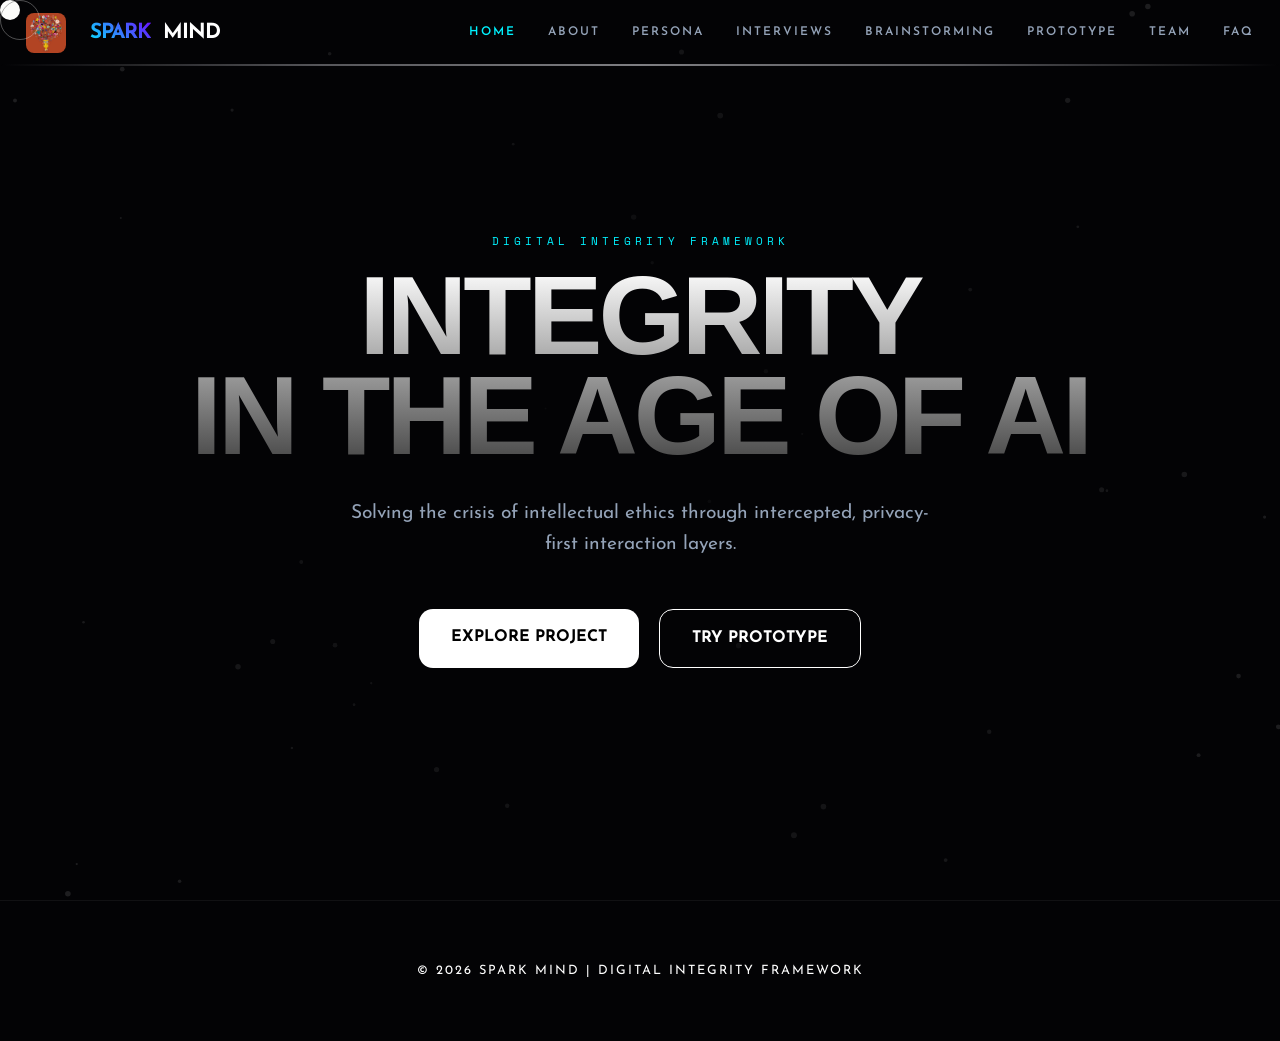
<file: index.html>
<!DOCTYPE html>
<html lang="en">
<head>
    <meta charset="UTF-8">
    <meta name="viewport" content="width=device-width, initial-scale=1.0">
    <title>Spark Mind | Home</title>
    <link rel="preconnect" href="https://fonts.googleapis.com">
    <link rel="preconnect" href="https://fonts.gstatic.com" crossorigin>
    <link href="https://fonts.googleapis.com/css2?family=Josefin+Sans:wght@300;400;500;600;700&family=Space+Mono:wght@400;700&display=swap" rel="stylesheet">
    <link href="https://api.fontshare.com/v2/css?f[]=ranade@400,700,800&display=swap" rel="stylesheet">
    <link rel="stylesheet" href="https://cdnjs.cloudflare.com/ajax/libs/font-awesome/6.4.0/css/all.min.css">
    <link rel="stylesheet" href="style.css">
</head>
<body>
    <canvas id="bg-canvas"></canvas>
    <div id="cursor"></div>
    <div id="cursor-follower"></div>

    <header id="header">
        <a href="index.html" class="logo">
            <img src="logo.jpg" alt="Spark Mind Logo" style="height: 40px; width: auto; border-radius: 8px; margin-right: 12px;">
            <span>SPARK</span> MIND
        </a>
        <nav>
            <a href="index.html" class="active">Home</a>
            <a href="about.html">About</a>
            <a href="persona.html">Persona</a>
            <a href="interviews.html">Interviews</a>
            <a href="brainstorm.html">Brainstorming</a>
            <a href="prototype.html">Prototype</a>
            <a href="team.html">Team</a>
            <a href="faq.html">FAQ</a>
        </nav>
    </header>

    <div class="hero">
        <span class="section-tag">Digital Integrity Framework</span>
        <h1 class="hero-title">INTEGRITY <br> IN THE AGE OF AI</h1>
        <p class="hero-subtitle">Solving the crisis of intellectual ethics through intercepted, privacy-first interaction layers.</p>
        <div style="display: flex; gap: 20px;">
            <a href="about.html" class="btn-execute" style="text-decoration: none; padding: 1rem 2rem; width: auto;">Explore Project</a>
            <a href="prototype.html" class="btn-execute" style="text-decoration: none; padding: 1rem 2rem; width: auto; background: transparent; border: 1px solid #fff; color: #fff;">Try Prototype</a>
        </div>
    </div>

    <footer>
        <p class="text-dim" style="font-size: 0.8rem; letter-spacing: 2px;">© 2026 SPARK MIND | DIGITAL INTEGRITY FRAMEWORK</p>
    </footer>

    <script src="main.js"></script>
</body>
</html>
</file>
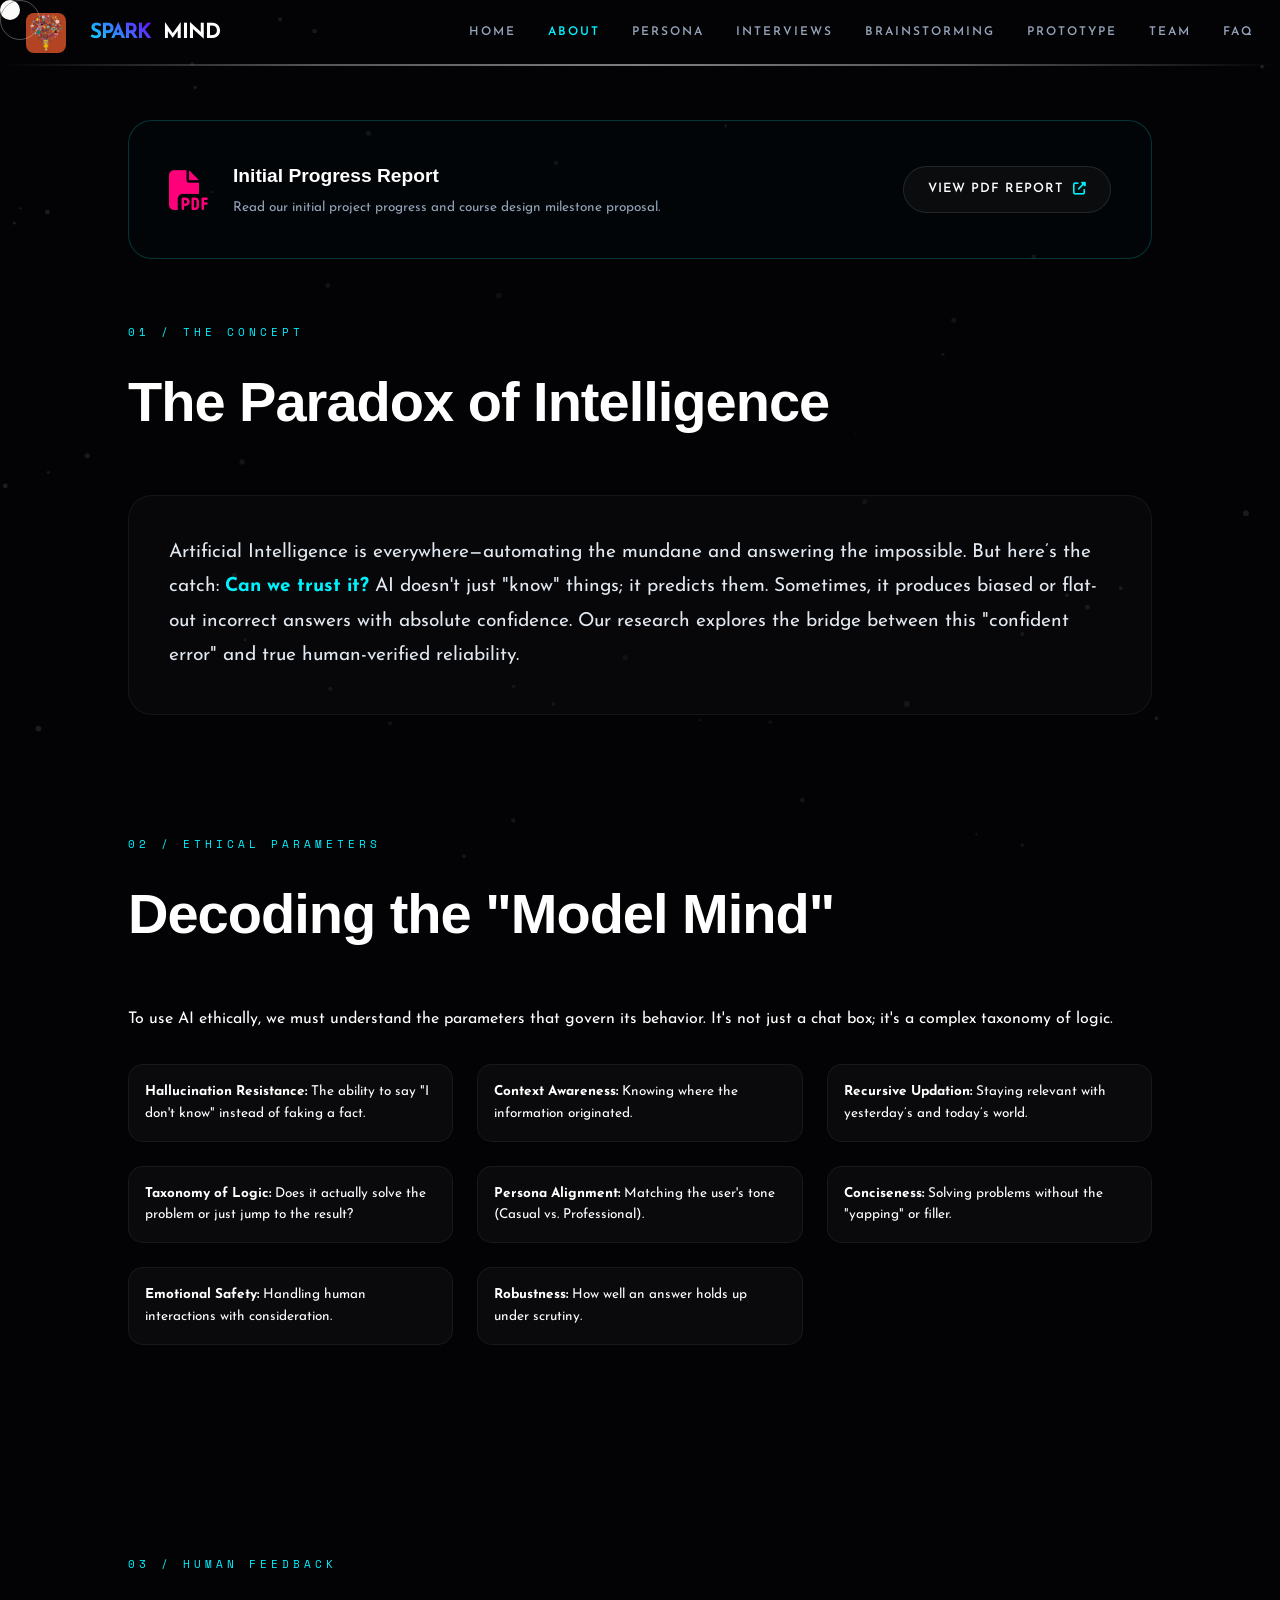
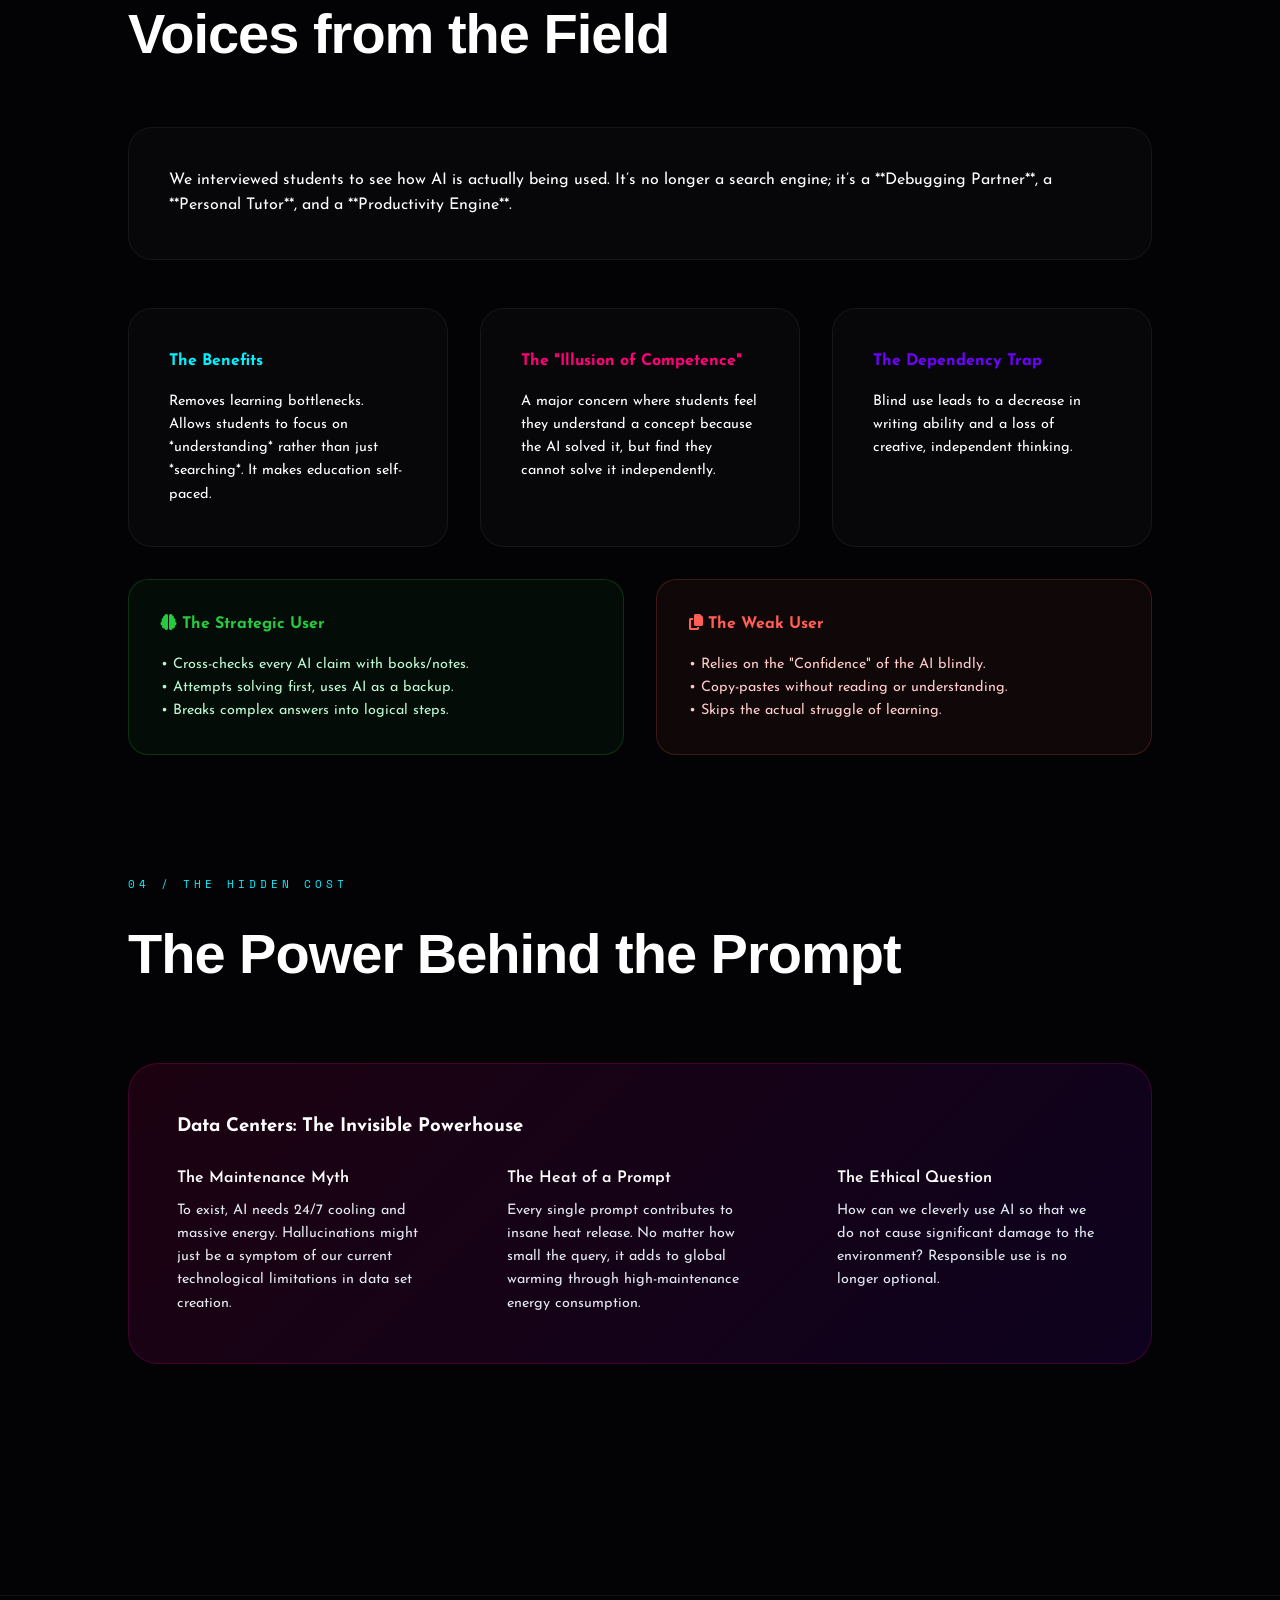
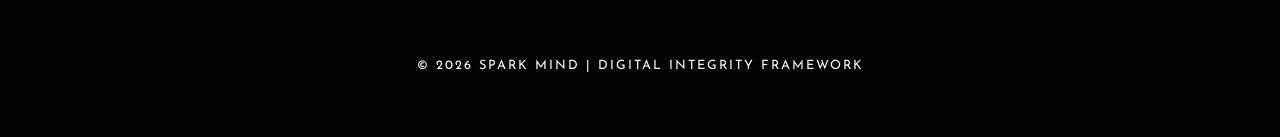
<file: about.html>
<!DOCTYPE html>
<html lang="en">
<head>
    <meta charset="UTF-8">
    <meta name="viewport" content="width=device-width, initial-scale=1.0">
    <title>Guardian AI | About & Research</title>
    <link rel="preconnect" href="https://fonts.googleapis.com">
    <link rel="preconnect" href="https://fonts.gstatic.com" crossorigin>
    <link href="https://fonts.googleapis.com/css2?family=Josefin+Sans:wght@300;400;500;600;700&family=Space+Mono:wght@400;700&display=swap" rel="stylesheet">
    <link href="https://api.fontshare.com/v2/css?f[]=ranade@400,700,800&display=swap" rel="stylesheet">
    <link rel="stylesheet" href="https://cdnjs.cloudflare.com/ajax/libs/font-awesome/6.4.0/css/all.min.css">
    <link rel="stylesheet" href="style.css">
    <style>
        .anatomy-grid {
            display: grid;
            grid-template-columns: repeat(auto-fill, minmax(250px, 1fr));
            gap: 1.5rem;
            margin-top: 2rem;
        }
        .parameter-chip {
            background: rgba(255, 255, 255, 0.03);
            border: 1px solid var(--card-border);
            padding: 1rem;
            border-radius: 15px;
            font-size: 0.85rem;
            transition: all 0.3s;
        }
        .parameter-chip:hover {
            border-color: var(--primary);
            background: rgba(var(--primary-rgb), 0.05);
            transform: scale(1.02);
        }
        .impact-card {
            background: linear-gradient(135deg, rgba(255, 0, 122, 0.1), rgba(112, 0, 255, 0.1));
            border: 1px solid rgba(255, 0, 122, 0.2);
            padding: 3rem;
            border-radius: 30px;
            margin-top: 4rem;
        }
        .user-split {
            display: grid;
            grid-template-columns: 1fr 1fr;
            gap: 2rem;
            margin-top: 2rem;
        }
        .archetype {
            padding: 2rem;
            border-radius: 20px;
        }
        .good-user { background: rgba(39, 201, 63, 0.05); border: 1px solid rgba(39, 201, 63, 0.2); }
        .bad-user { background: rgba(255, 95, 86, 0.05); border: 1px solid rgba(255, 95, 86, 0.2); }
    </style>
</head>
<body>
    <canvas id="bg-canvas"></canvas>
    <div id="cursor"></div>
    <div id="cursor-follower"></div>

    <header id="header">
        <a href="index.html" class="logo">
            <img src="logo.jpg" alt="Spark Mind Logo" style="height: 40px; width: auto; border-radius: 8px; margin-right: 12px;">
            <span>SPARK</span> MIND
        </a>
        <nav>
            <a href="index.html">Home</a>
            <a href="about.html" class="active">About</a>
            <a href="persona.html">Persona</a>
            <a href="interviews.html">Interviews</a>
            <a href="brainstorm.html">Brainstorming</a>
            <a href="prototype.html">Prototype</a>
            <a href="team.html">Team</a>
            <a href="faq.html">FAQ</a>
        </nav>
    </header>

    <!-- Section 1: The AI Paradox -->
    <section>
        <!-- PDF Progress Report Banner -->
        <div class="glass-card" style="display: flex; justify-content: space-between; align-items: center; gap: 2rem; margin-bottom: 4rem; border: 1px solid rgba(var(--primary-rgb), 0.2); background: rgba(var(--primary-rgb), 0.01); flex-wrap: wrap;">
            <div style="display: flex; align-items: center; gap: 1.5rem; min-width: 280px;">
                <i class="fas fa-file-pdf" style="font-size: 2.5rem; color: var(--accent);"></i>
                <div>
                    <h3 style="margin-bottom: 0.3rem; color: #fff; font-family: var(--font-heading); font-size: 1.2rem;">Initial Progress Report</h3>
                    <p style="font-size: 0.85rem; color: var(--text-dim); margin: 0;">Read our initial project progress and course design milestone proposal.</p>
                </div>
            </div>
            <a href="initial_progress.pdf" target="_blank" class="glass-card" style="display: flex; align-items: center; gap: 10px; padding: 12px 24px; text-decoration: none; border-color: rgba(255,255,255,0.1); background: rgba(255,255,255,0.03); transition: 0.3s; margin: 0; white-space: nowrap;">
                <span style="color: var(--text-main); font-weight: 600; font-size: 0.8rem; letter-spacing: 1px;">VIEW PDF REPORT</span>
                <i class="fas fa-external-link-alt" style="color: var(--primary); font-size: 0.8rem;"></i>
            </a>
        </div>

        <span class="section-tag">01 / The Concept</span>
        <h2 class="section-title">The Paradox of Intelligence</h2>
        <div class="glass-card">
            <p style="font-size: 1.2rem; line-height: 1.8; color: #e2e8f0;">
                Artificial Intelligence is everywhere—automating the mundane and answering the impossible. But here’s the catch: <span style="color: var(--primary); font-weight: 700;">Can we trust it?</span> 
                AI doesn't just "know" things; it predicts them. Sometimes, it produces biased or flat-out incorrect answers with absolute confidence. Our research explores the bridge between this "confident error" and true human-verified reliability.
            </p>
        </div>
    </section>

    <!-- Section 2: Model Anatomy -->
    <section style="padding-top: 0;">
        <span class="section-tag">02 / Ethical Parameters</span>
        <h2 class="section-title">Decoding the "Model Mind"</h2>
        <p class="text-dim">To use AI ethically, we must understand the parameters that govern its behavior. It's not just a chat box; it's a complex taxonomy of logic.</p>
        
        <div class="anatomy-grid">
            <div class="parameter-chip"><strong>Hallucination Resistance:</strong> The ability to say "I don't know" instead of faking a fact.</div>
            <div class="parameter-chip"><strong>Context Awareness:</strong> Knowing where the information originated.</div>
            <div class="parameter-chip"><strong>Recursive Updation:</strong> Staying relevant with yesterday’s and today’s world.</div>
            <div class="parameter-chip"><strong>Taxonomy of Logic:</strong> Does it actually solve the problem or just jump to the result?</div>
            <div class="parameter-chip"><strong>Persona Alignment:</strong> Matching the user's tone (Casual vs. Professional).</div>
            <div class="parameter-chip"><strong>Conciseness:</strong> Solving problems without the "yapping" or filler.</div>
            <div class="parameter-chip"><strong>Emotional Safety:</strong> Handling human interactions with consideration.</div>
            <div class="parameter-chip"><strong>Robustness:</strong> How well an answer holds up under scrutiny.</div>
        </div>
    </section>

    <!-- Section 3: Student Research -->
    <section style="padding-top: 0;">
        <span class="section-tag">03 / Human Feedback</span>
        <h2 class="section-title">Voices from the Field</h2>
        <div class="glass-card" style="margin-bottom: 3rem;">
            <p>We interviewed students to see how AI is actually being used. It’s no longer a search engine; it’s a **Debugging Partner**, a **Personal Tutor**, and a **Productivity Engine**.</p>
        </div>

        <div class="grid-3">
            <div class="glass-card">
                <h4 style="color: var(--primary); margin-bottom: 1rem;">The Benefits</h4>
                <p class="text-dim" style="font-size: 0.9rem;">Removes learning bottlenecks. Allows students to focus on *understanding* rather than just *searching*. It makes education self-paced.</p>
            </div>
            <div class="glass-card">
                <h4 style="color: var(--accent); margin-bottom: 1rem;">The "Illusion of Competence"</h4>
                <p class="text-dim" style="font-size: 0.9rem;">A major concern where students feel they understand a concept because the AI solved it, but find they cannot solve it independently.</p>
            </div>
            <div class="glass-card">
                <h4 style="color: var(--secondary); margin-bottom: 1rem;">The Dependency Trap</h4>
                <p class="text-dim" style="font-size: 0.9rem;">Blind use leads to a decrease in writing ability and a loss of creative, independent thinking.</p>
            </div>
        </div>

        <div class="user-split">
            <div class="archetype good-user">
                <h4 style="color: #27c93f; margin-bottom: 1rem;"><i class="fas fa-brain"></i> The Strategic User</h4>
                <ul style="font-size: 0.9rem; color: #bbf7d0; list-style: none;">
                    <li>• Cross-checks every AI claim with books/notes.</li>
                    <li>• Attempts solving first, uses AI as a backup.</li>
                    <li>• Breaks complex answers into logical steps.</li>
                </ul>
            </div>
            <div class="archetype bad-user">
                <h4 style="color: #ff5f56; margin-bottom: 1rem;"><i class="fas fa-copy"></i> The Weak User</h4>
                <ul style="font-size: 0.9rem; color: #fecaca; list-style: none;">
                    <li>• Relies on the "Confidence" of the AI blindly.</li>
                    <li>• Copy-pastes without reading or understanding.</li>
                    <li>• Skips the actual struggle of learning.</li>
                </ul>
            </div>
        </div>
    </section>

    <!-- Section 4: Data Centers & Environment -->
    <section style="padding-top: 0;">
        <span class="section-tag">04 / The Hidden Cost</span>
        <h2 class="section-title">The Power Behind the Prompt</h2>
        <div class="impact-card">
            <h3 style="margin-bottom: 1.5rem; color: #fff;">Data Centers: The Invisible Powerhouse</h3>
            <div class="grid-3" style="gap: 4rem;">
                <div>
                    <p style="color: #fff; font-weight: 600;">The Maintenance Myth</p>
                    <p style="font-size: 0.9rem; color: #e2e8f0; margin-top: 0.5rem;">To exist, AI needs 24/7 cooling and massive energy. Hallucinations might just be a symptom of our current technological limitations in data set creation.</p>
                </div>
                <div>
                    <p style="color: #fff; font-weight: 600;">The Heat of a Prompt</p>
                    <p style="font-size: 0.9rem; color: #e2e8f0; margin-top: 0.5rem;">Every single prompt contributes to insane heat release. No matter how small the query, it adds to global warming through high-maintenance energy consumption.</p>
                </div>
                <div>
                    <p style="color: #fff; font-weight: 600;">The Ethical Question</p>
                    <p style="font-size: 0.9rem; color: #e2e8f0; margin-top: 0.5rem;">How can we cleverly use AI so that we do not cause significant damage to the environment? Responsible use is no longer optional.</p>
                </div>
            </div>
        </div>
    </section>

    <footer>
        <p class="text-dim" style="font-size: 0.8rem; letter-spacing: 2px;">© 2026 SPARK MIND | DIGITAL INTEGRITY FRAMEWORK</p>
    </footer>

    <script src="main.js"></script>
</body>
</html>
</file>
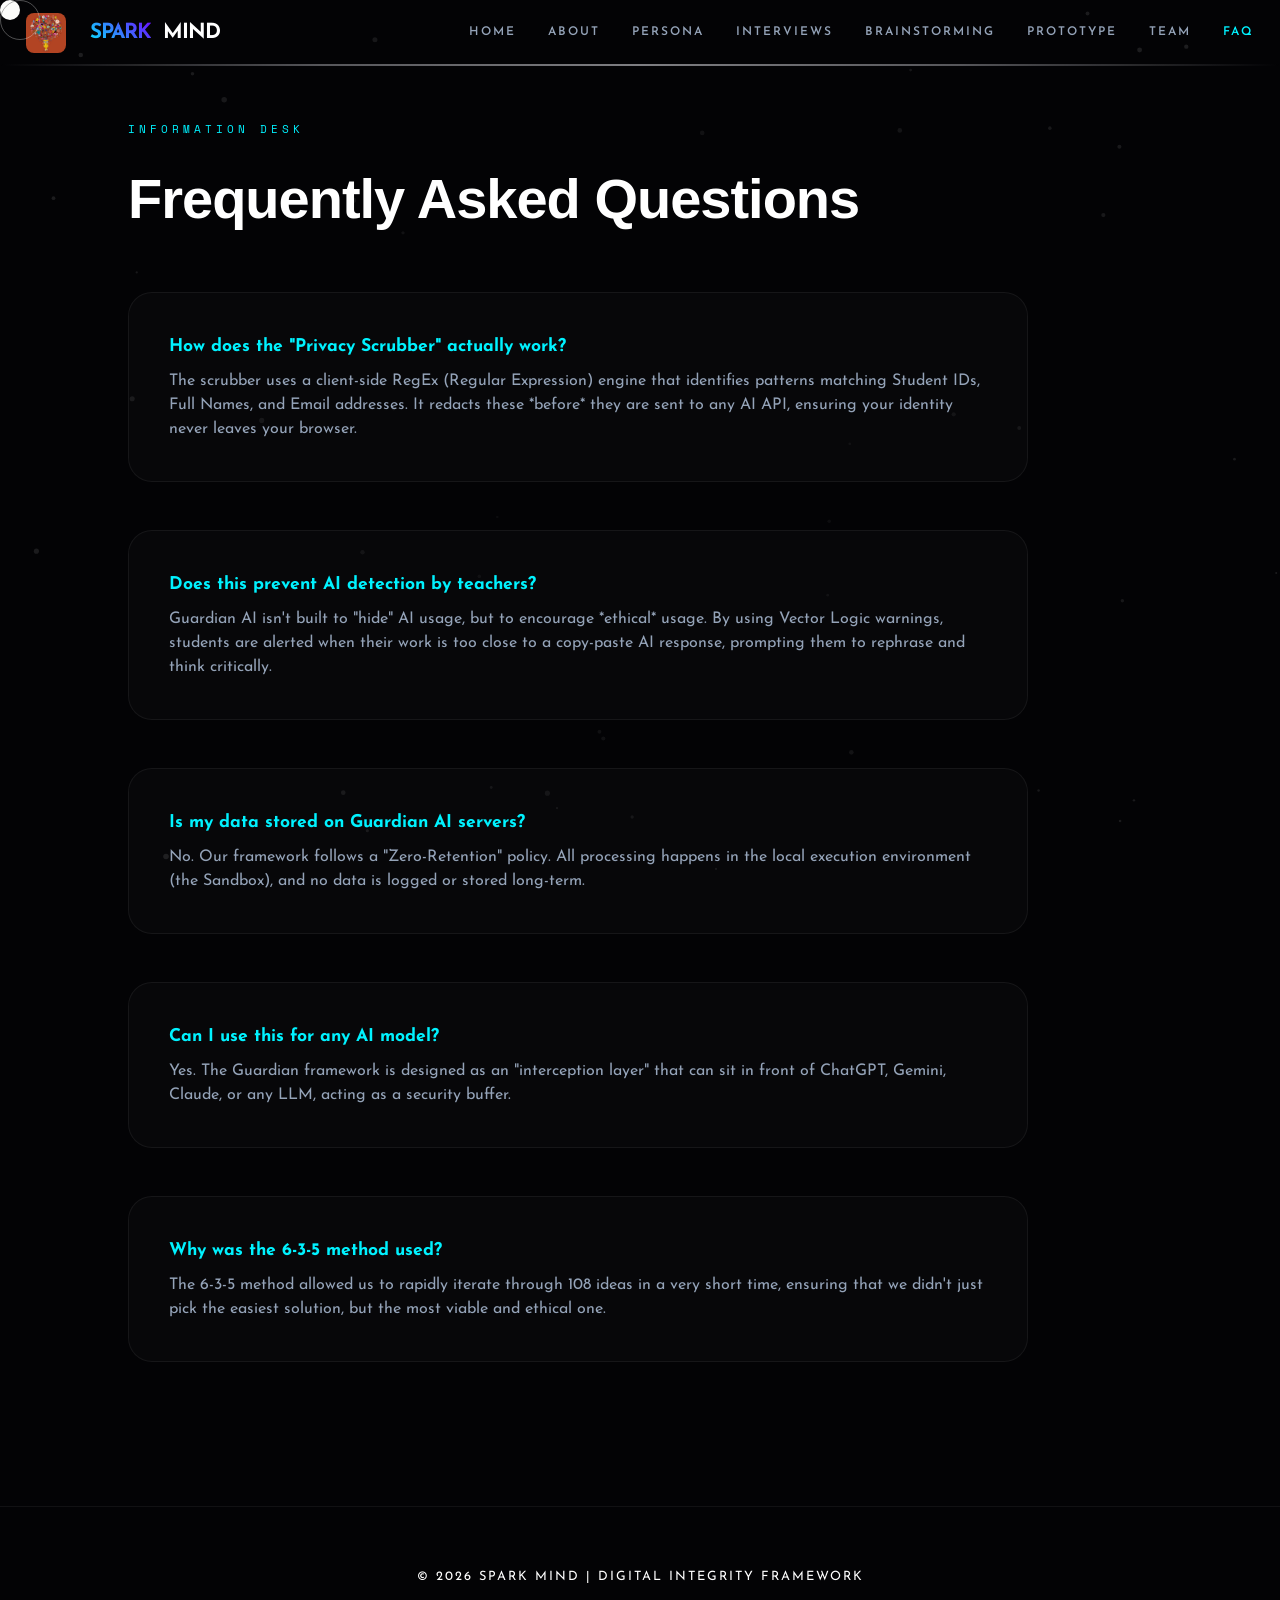
<file: faq.html>
<!DOCTYPE html>
<html lang="en">
<head>
    <meta charset="UTF-8">
    <meta name="viewport" content="width=device-width, initial-scale=1.0">
    <title>Spark Mind | FAQ</title>
    <link rel="preconnect" href="https://fonts.googleapis.com">
    <link rel="preconnect" href="https://fonts.gstatic.com" crossorigin>
    <link href="https://fonts.googleapis.com/css2?family=Josefin+Sans:wght@300;400;500;600;700&family=Space+Mono:wght@400;700&display=swap" rel="stylesheet">
    <link href="https://api.fontshare.com/v2/css?f[]=ranade@400,700,800&display=swap" rel="stylesheet">
    <link rel="stylesheet" href="https://cdnjs.cloudflare.com/ajax/libs/font-awesome/6.4.0/css/all.min.css">
    <link rel="stylesheet" href="style.css">
</head>
<body>
    <canvas id="bg-canvas"></canvas>
    <div id="cursor"></div>
    <div id="cursor-follower"></div>

    <header id="header">
        <a href="index.html" class="logo">
            <img src="logo.jpg" alt="Spark Mind Logo" style="height: 40px; width: auto; border-radius: 8px; margin-right: 12px;">
            <span>SPARK</span> MIND
        </a>
        <nav>
            <a href="index.html">Home</a>
            <a href="about.html">About</a>
            <a href="persona.html">Persona</a>
            <a href="interviews.html">Interviews</a>
            <a href="brainstorm.html">Brainstorming</a>
            <a href="prototype.html">Prototype</a>
            <a href="team.html">Team</a>
            <a href="faq.html" class="active">FAQ</a>
        </nav>
    </header>

    <section>
        <span class="section-tag">Information Desk</span>
        <h2 class="section-title">Frequently Asked Questions</h2>
        
        <div class="grid-3" style="grid-template-columns: 1fr; gap: 1.5rem; max-width: 900px;">
            <div class="glass-card faq-item">
                <p class="faq-question">How does the "Privacy Scrubber" actually work?</p>
                <p class="faq-answer">The scrubber uses a client-side RegEx (Regular Expression) engine that identifies patterns matching Student IDs, Full Names, and Email addresses. It redacts these *before* they are sent to any AI API, ensuring your identity never leaves your browser.</p>
            </div>

            <div class="glass-card faq-item">
                <p class="faq-question">Does this prevent AI detection by teachers?</p>
                <p class="faq-answer">Guardian AI isn't built to "hide" AI usage, but to encourage *ethical* usage. By using Vector Logic warnings, students are alerted when their work is too close to a copy-paste AI response, prompting them to rephrase and think critically.</p>
            </div>

            <div class="glass-card faq-item">
                <p class="faq-question">Is my data stored on Guardian AI servers?</p>
                <p class="faq-answer">No. Our framework follows a "Zero-Retention" policy. All processing happens in the local execution environment (the Sandbox), and no data is logged or stored long-term.</p>
            </div>

            <div class="glass-card faq-item">
                <p class="faq-question">Can I use this for any AI model?</p>
                <p class="faq-answer">Yes. The Guardian framework is designed as an "interception layer" that can sit in front of ChatGPT, Gemini, Claude, or any LLM, acting as a security buffer.</p>
            </div>

            <div class="glass-card faq-item">
                <p class="faq-question">Why was the 6-3-5 method used?</p>
                <p class="faq-answer">The 6-3-5 method allowed us to rapidly iterate through 108 ideas in a very short time, ensuring that we didn't just pick the easiest solution, but the most viable and ethical one.</p>
            </div>
        </div>
    </section>

    <footer>
        <p class="text-dim" style="font-size: 0.8rem; letter-spacing: 2px;">© 2026 SPARK MIND | DIGITAL INTEGRITY FRAMEWORK</p>
    </footer>

    <script src="main.js"></script>
</body>
</html>
</file>
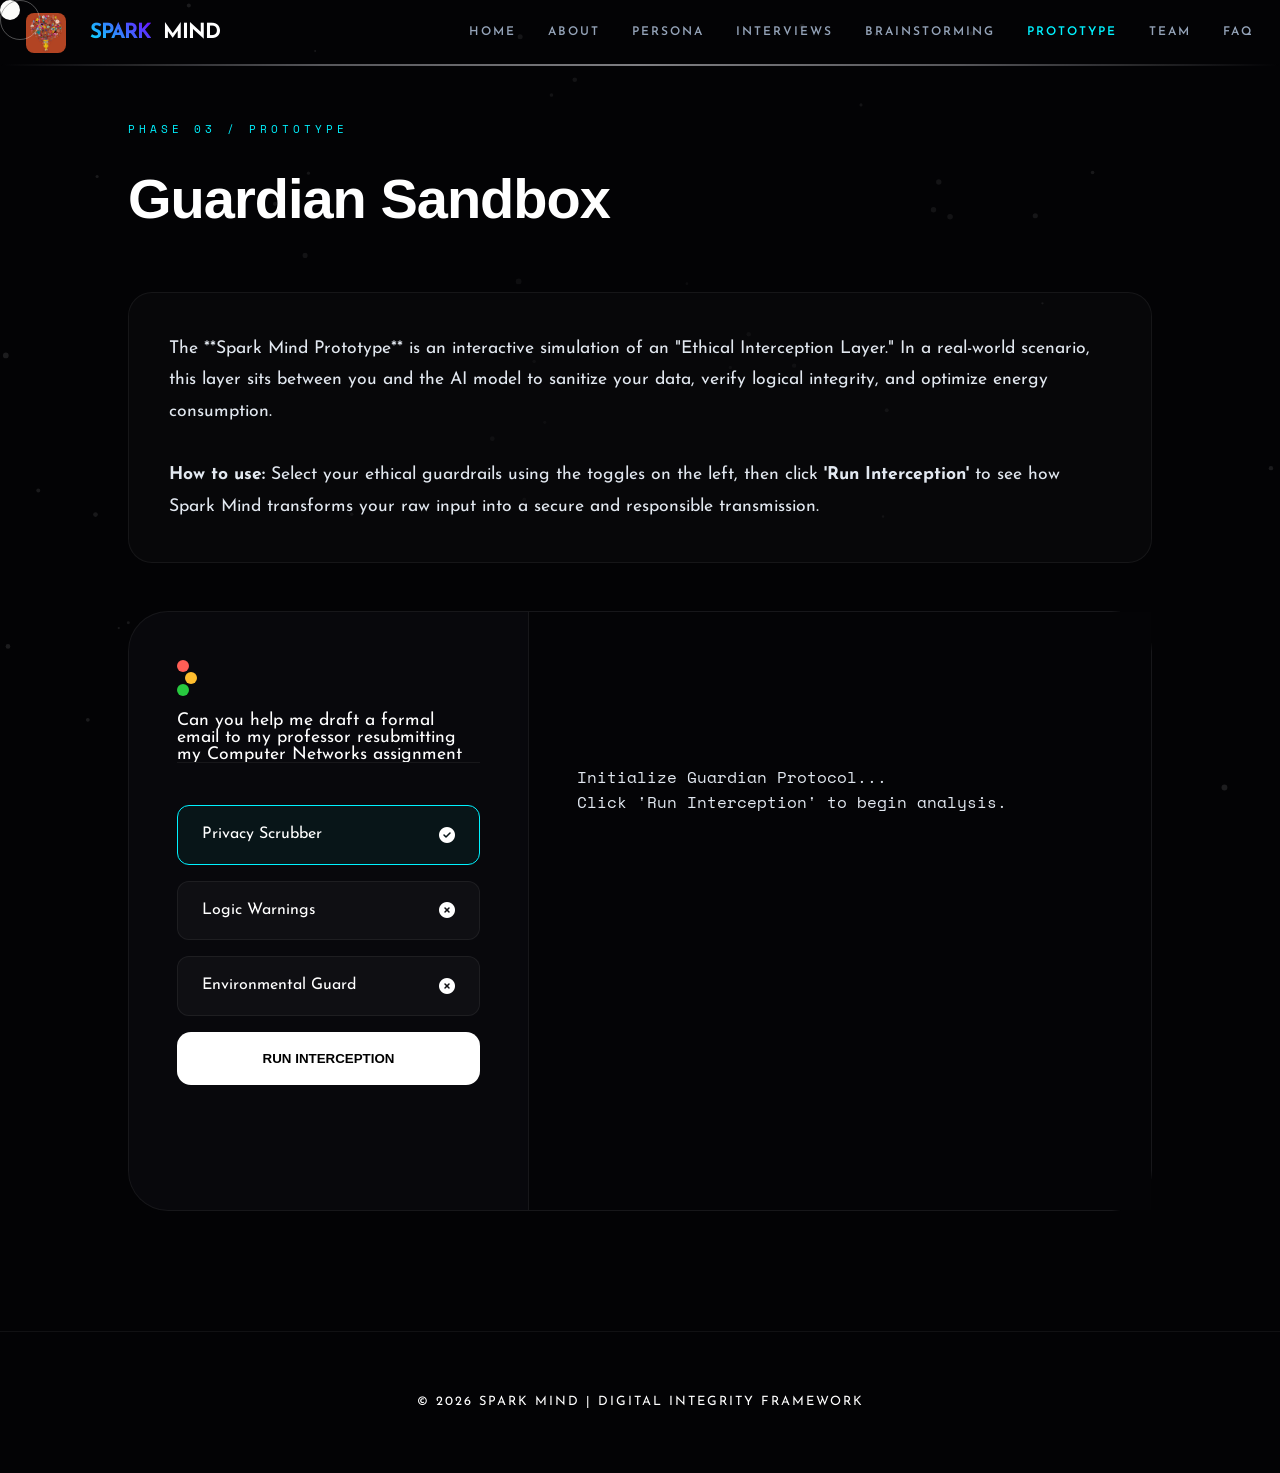
<file: prototype.html>
<!DOCTYPE html>
<html lang="en">
<head>
    <meta charset="UTF-8">
    <meta name="viewport" content="width=device-width, initial-scale=1.0">
    <title>Guardian AI | Prototype</title>
    <link rel="preconnect" href="https://fonts.googleapis.com">
    <link rel="preconnect" href="https://fonts.gstatic.com" crossorigin>
    <link href="https://fonts.googleapis.com/css2?family=Josefin+Sans:wght@300;400;500;600;700&family=Space+Mono:wght@400;700&display=swap" rel="stylesheet">
    <link href="https://api.fontshare.com/v2/css?f[]=ranade@400,700,800&display=swap" rel="stylesheet">
    <link rel="stylesheet" href="https://cdnjs.cloudflare.com/ajax/libs/font-awesome/6.4.0/css/all.min.css">
    <link rel="stylesheet" href="style.css">
</head>
<body>
    <canvas id="bg-canvas"></canvas>
    <div id="cursor"></div>
    <div id="cursor-follower"></div>

    <header id="header">
        <a href="index.html" class="logo">
            <img src="logo.jpg" alt="Spark Mind Logo" style="height: 40px; width: auto; border-radius: 8px; margin-right: 12px;">
            <span>SPARK</span> MIND
        </a>
        <nav>
            <a href="index.html">Home</a>
            <a href="about.html">About</a>
            <a href="persona.html">Persona</a>
            <a href="interviews.html">Interviews</a>
            <a href="brainstorm.html">Brainstorming</a>
            <a href="prototype.html" class="active">Prototype</a>
            <a href="team.html">Team</a>
            <a href="faq.html">FAQ</a>
        </nav>
    </header>

    <section>
        <span class="section-tag">Phase 03 / Prototype</span>
        <h2 class="section-title">Guardian Sandbox</h2>
        
        <div class="glass-card" style="margin-bottom: 3rem;">
            <p style="font-size: 1.1rem; color: #e2e8f0; line-height: 1.8;">
                The **Spark Mind Prototype** is an interactive simulation of an "Ethical Interception Layer." 
                In a real-world scenario, this layer sits between you and the AI model to sanitize your data, 
                verify logical integrity, and optimize energy consumption. 
                <br><br>
                <strong>How to use:</strong> Select your ethical guardrails using the toggles on the left, 
                then click <strong>'Run Interception'</strong> to see how Spark Mind transforms your raw input 
                into a secure and responsible transmission.
            </p>
        </div>
        
        <div class="sandbox-ui">
            <div class="sidebar">
                <div class="terminal-header">
                    <div class="dot dot-r" style="background: #ff5f56; width: 12px; height: 12px; border-radius: 50%;"></div>
                    <div class="dot dot-y" style="background: #ffbd2e; width: 12px; height: 12px; border-radius: 50%; margin: 0 8px;"></div>
                    <div class="dot dot-g" style="background: #27c93f; width: 12px; height: 12px; border-radius: 50%;"></div>
                </div>
                
                <textarea id="promptArea">Can you help me draft a formal email to my professor resubmitting my Computer Networks assignment on Link State Routing? My student ID is se24ucse038 and my name is Siripella Rishi Sri Bhargav.</textarea>

                <div class="toggle-btn active" id="scrubToggle">
                    <span>Privacy Scrubber</span>
                    <i class="fas fa-check-circle"></i>
                </div>
                <div class="toggle-btn" id="matchToggle">
                    <span>Logic Warnings</span>
                    <i class="fas fa-circle-xmark"></i>
                </div>
                <div class="toggle-btn" id="ecoToggle">
                    <span>Environmental Guard</span>
                    <i class="fas fa-circle-xmark"></i>
                </div>

                <button class="btn-execute" id="runBtn">Run Interception</button>
            </div>

            <div class="main-content">
                <div style="display: flex; gap: 15px; margin-bottom: 2rem;">
                    <div id="pAlert" class="alert-pill warning"><i class="fas fa-user-secret"></i> PII Redacted</div>
                    <div id="lAlert" class="alert-pill info"><i class="fas fa-microchip"></i> Vector Logic Checked</div>
                    <div id="eAlert" class="alert-pill info" style="background: rgba(39, 201, 63, 0.1); color: #27c93f; border: 1px solid rgba(39, 201, 63, 0.2);"><i class="fas fa-leaf"></i> Eco-Optimized</div>
                </div>

                <div class="typing-text" id="output">Initialize Guardian Protocol...
Click 'Run Interception' to begin analysis.</div>
            </div>
        </div>
    </section>

    <footer>
        <p class="text-dim" style="font-size: 0.8rem; letter-spacing: 2px;">© 2026 SPARK MIND | DIGITAL INTEGRITY FRAMEWORK</p>
    </footer>

    <script src="main.js"></script>
    <script>
        let scrubActive = true;
        let matchActive = false;
        let ecoActive = false;

        const scrubToggle = document.getElementById('scrubToggle');
        const matchToggle = document.getElementById('matchToggle');
        const ecoToggle = document.getElementById('ecoToggle');

        scrubToggle.addEventListener('click', () => {
            scrubActive = !scrubActive;
            scrubToggle.classList.toggle('active');
            scrubToggle.querySelector('i').className = scrubActive ? 'fas fa-check-circle' : 'fas fa-circle-xmark';
        });

        matchToggle.addEventListener('click', () => {
            matchActive = !matchActive;
            matchToggle.classList.toggle('active');
            matchToggle.querySelector('i').className = matchActive ? 'fas fa-check-circle' : 'fas fa-circle-xmark';
        });

        ecoToggle.addEventListener('click', () => {
            ecoActive = !ecoActive;
            ecoToggle.classList.toggle('active');
            ecoToggle.querySelector('i').className = ecoActive ? 'fas fa-check-circle' : 'fas fa-circle-xmark';
        });

        const runBtn = document.getElementById('runBtn');
        const output = document.getElementById('output');

        function typeWriter(text, i) {
            if (i < text.length) {
                output.textContent = text.substring(0, i + 1);
                setTimeout(() => typeWriter(text, i + 1), 20);
            }
        }

        runBtn.addEventListener('click', () => {
            runBtn.disabled = true;
            runBtn.textContent = 'INTERCEPTING...';
            output.textContent = 'Guarding transmission...';
            
            document.getElementById('pAlert').classList.remove('show');
            document.getElementById('lAlert').classList.remove('show');
            document.getElementById('eAlert').classList.remove('show');

            setTimeout(() => {
                runBtn.disabled = false;
                runBtn.textContent = 'Run Interception';

                if (scrubActive) document.getElementById('pAlert').classList.add('show');
                if (matchActive) document.getElementById('lAlert').classList.add('show');
                if (ecoActive) document.getElementById('eAlert').classList.add('show');

                const name = scrubActive ? "[REDACTED_USER]" : "Siripella Rishi Sri Bhargav";
                const id = scrubActive ? "[REDACTED_ID]" : "se24ucse038";
                
                const ecoNote = ecoActive ? "\n[ECO-SHIELD: Prompt compressed for 40% less server heat]" : "";

                const responseText = `STATUS: SECURE_TRANSMISSION_COMPLETE${ecoNote}\n\nSubject: Resubmission Request - Computer Networks\n\nDear Professor,\n\nI am writing to formally resubmit my assignment on Link State Routing. After deeper review, I've refined the routing table calculation logic.\n\nBest,\n${name}\nID: ${id}\n\n[GUARDED BY SPARK MIND]`;
                
                typeWriter(responseText, 0);
            }, 1000);
        });
    </script>
</body>
</html>
</file>
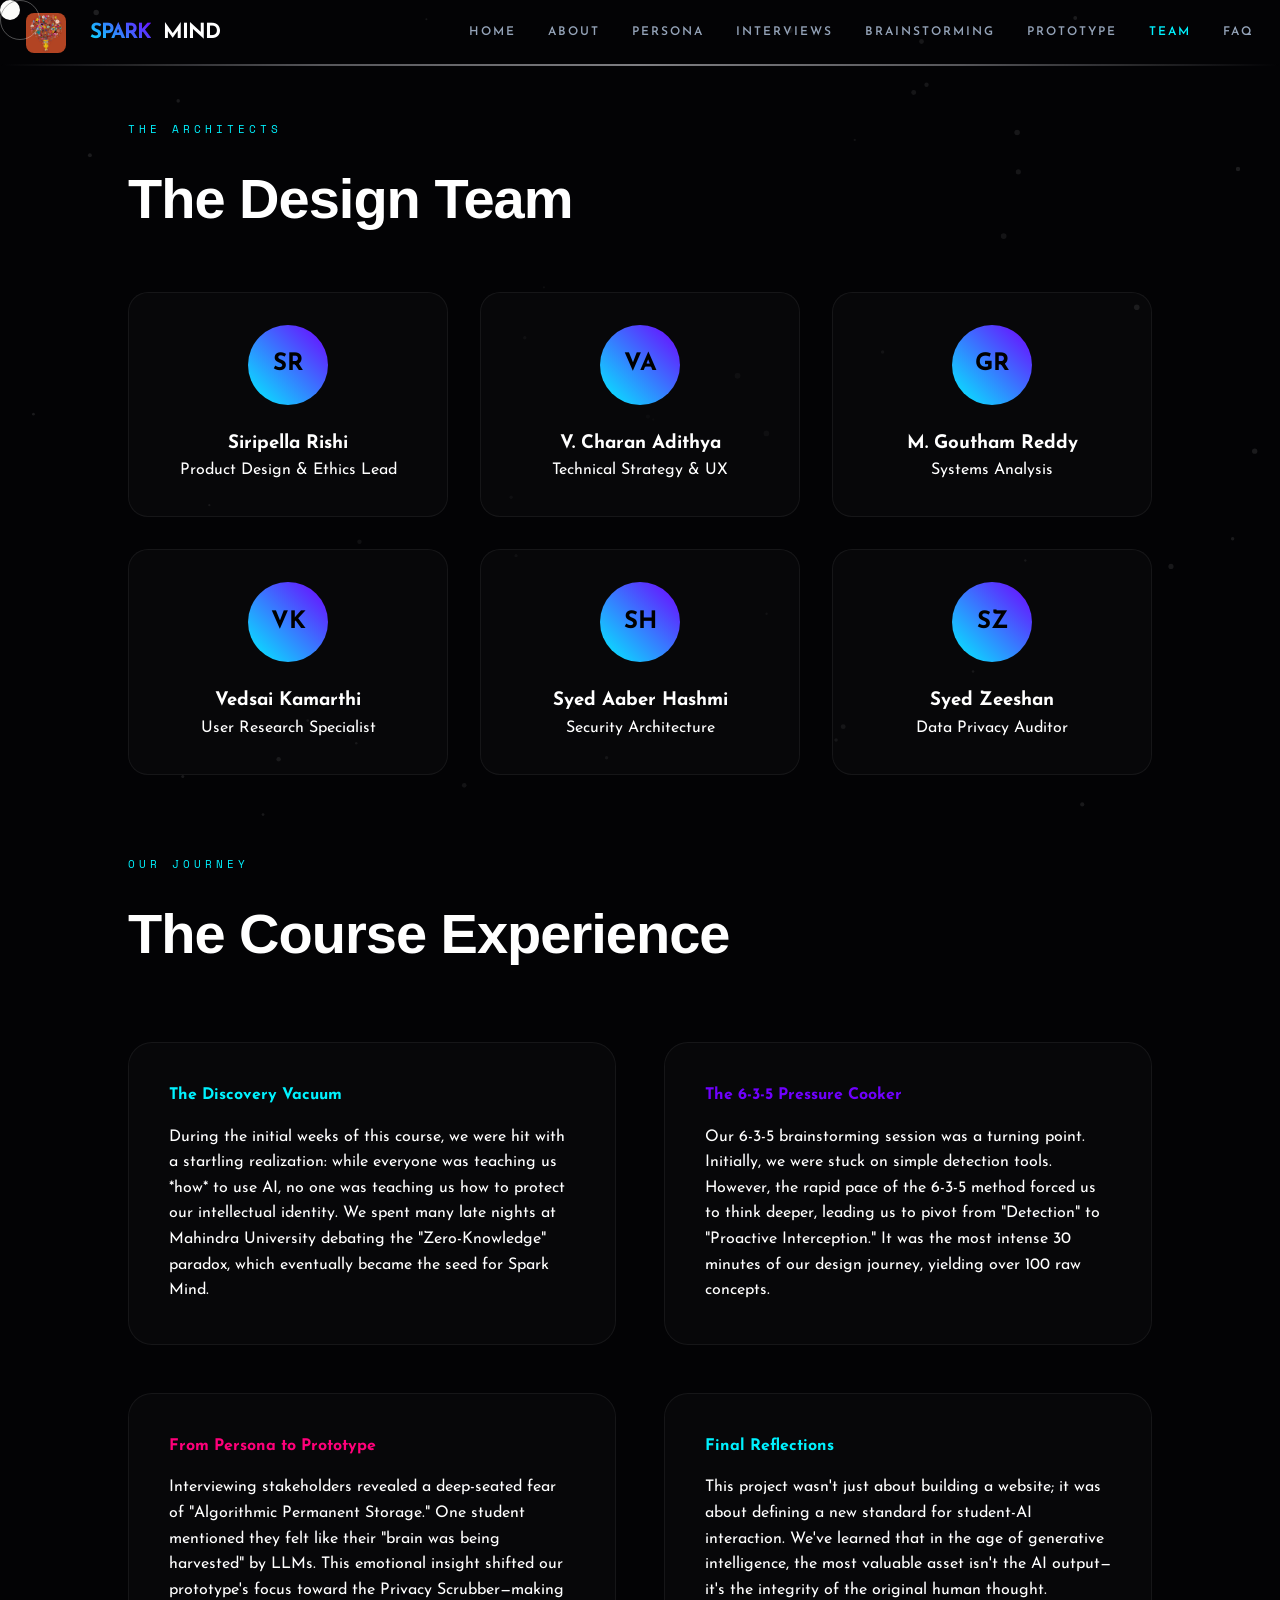
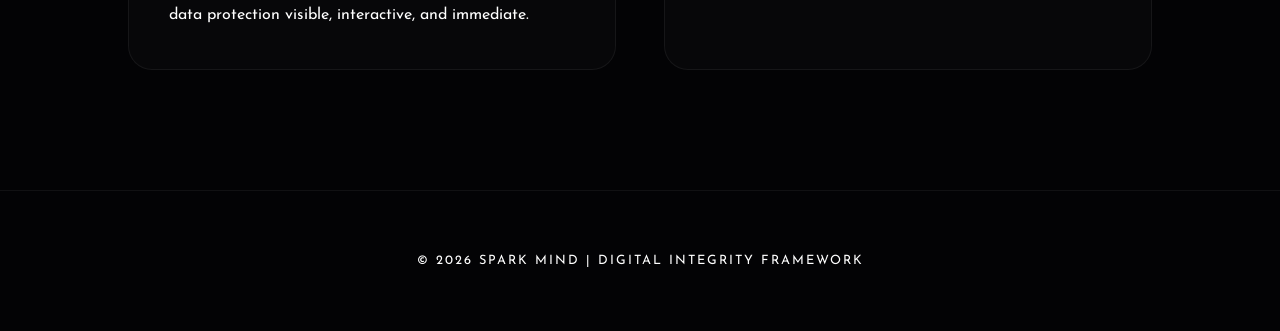
<file: team.html>
<!DOCTYPE html>
<html lang="en">
<head>
    <meta charset="UTF-8">
    <meta name="viewport" content="width=device-width, initial-scale=1.0">
    <title>Spark Mind | Our Team</title>
    <link rel="preconnect" href="https://fonts.googleapis.com">
    <link rel="preconnect" href="https://fonts.gstatic.com" crossorigin>
    <link href="https://fonts.googleapis.com/css2?family=Josefin+Sans:wght@300;400;500;600;700&family=Space+Mono:wght@400;700&display=swap" rel="stylesheet">
    <link href="https://api.fontshare.com/v2/css?f[]=ranade@400,700,800&display=swap" rel="stylesheet">
    <link rel="stylesheet" href="https://cdnjs.cloudflare.com/ajax/libs/font-awesome/6.4.0/css/all.min.css">
    <link rel="stylesheet" href="style.css">
    <style>
        .team-grid {
            display: grid;
            grid-template-columns: repeat(auto-fill, minmax(300px, 1fr));
            gap: 2rem;
            margin-bottom: 5rem;
        }
        .member-card {
            background: var(--card-bg);
            border: 1px solid var(--card-border);
            border-radius: 20px;
            padding: 2rem;
            text-align: center;
            transition: all 0.4s var(--ease);
        }
        .member-card:hover {
            transform: translateY(-10px);
            border-color: var(--primary);
            box-shadow: 0 10px 30px rgba(var(--primary-rgb), 0.1);
        }
        .member-avatar {
            width: 80px; height: 80px;
            background: linear-gradient(45deg, var(--primary), var(--secondary));
            border-radius: 50%;
            margin: 0 auto 1.5rem;
            display: flex; align-items: center; justify-content: center;
            font-size: 1.5rem; font-weight: 800; color: #000;
        }
        .experience-section {
            display: grid;
            grid-template-columns: 1fr 1fr;
            gap: 3rem;
            margin-top: 4rem;
        }
        @media (max-width: 768px) {
            .experience-section { grid-template-columns: 1fr; }
        }
    </style>
</head>
<body>
    <canvas id="bg-canvas"></canvas>
    <div id="cursor"></div>
    <div id="cursor-follower"></div>

    <header id="header">
        <a href="index.html" class="logo">
            <img src="logo.jpg" alt="Spark Mind Logo" style="height: 40px; width: auto; border-radius: 8px; margin-right: 12px;">
            <span>SPARK</span> MIND
        </a>
        <nav>
            <a href="index.html">Home</a>
            <a href="about.html">About</a>
            <a href="persona.html">Persona</a>
            <a href="interviews.html">Interviews</a>
            <a href="brainstorm.html">Brainstorming</a>
            <a href="prototype.html">Prototype</a>
            <a href="team.html" class="active">Team</a>
            <a href="faq.html">FAQ</a>
        </nav>
    </header>

    <section>
        <span class="section-tag">The Architects</span>
        <h2 class="section-title">The Design Team</h2>
        
        <div class="team-grid">
            <div class="member-card">
                <div class="member-avatar">SR</div>
                <h3>Siripella Rishi</h3>
                <p class="text-dim">Product Design & Ethics Lead</p>
            </div>
            <div class="member-card">
                <div class="member-avatar">VA</div>
                <h3>V. Charan Adithya</h3>
                <p class="text-dim">Technical Strategy & UX</p>
            </div>
            <div class="member-card">
                <div class="member-avatar">GR</div>
                <h3>M. Goutham Reddy</h3>
                <p class="text-dim">Systems Analysis</p>
            </div>
            <div class="member-card">
                <div class="member-avatar">VK</div>
                <h3>Vedsai Kamarthi</h3>
                <p class="text-dim">User Research Specialist</p>
            </div>
            <div class="member-card">
                <div class="member-avatar">SH</div>
                <h3>Syed Aaber Hashmi</h3>
                <p class="text-dim">Security Architecture</p>
            </div>
            <div class="member-card">
                <div class="member-avatar">SZ</div>
                <h3>Syed Zeeshan</h3>
                <p class="text-dim">Data Privacy Auditor</p>
            </div>
        </div>

        <span class="section-tag">Our Journey</span>
        <h2 class="section-title">The Course Experience</h2>
        
        <div class="experience-section">
            <div class="glass-card">
                <h4 style="color: var(--primary); margin-bottom: 1rem;">The Discovery Vacuum</h4>
                <p class="text-dim">
                    During the initial weeks of this course, we were hit with a startling realization: while everyone was teaching us *how* to use AI, no one was teaching us how to protect our intellectual identity. We spent many late nights at Mahindra University debating the "Zero-Knowledge" paradox, which eventually became the seed for Spark Mind.
                </p>
            </div>
            <div class="glass-card">
                <h4 style="color: var(--secondary); margin-bottom: 1rem;">The 6-3-5 Pressure Cooker</h4>
                <p class="text-dim">
                    Our 6-3-5 brainstorming session was a turning point. Initially, we were stuck on simple detection tools. However, the rapid pace of the 6-3-5 method forced us to think deeper, leading us to pivot from "Detection" to "Proactive Interception." It was the most intense 30 minutes of our design journey, yielding over 100 raw concepts.
                </p>
            </div>
            <div class="glass-card">
                <h4 style="color: var(--accent); margin-bottom: 1rem;">From Persona to Prototype</h4>
                <p class="text-dim">
                    Interviewing stakeholders revealed a deep-seated fear of "Algorithmic Permanent Storage." One student mentioned they felt like their "brain was being harvested" by LLMs. This emotional insight shifted our prototype's focus toward the Privacy Scrubber—making data protection visible, interactive, and immediate.
                </p>
            </div>
            <div class="glass-card">
                <h4 style="color: var(--primary); margin-bottom: 1rem;">Final Reflections</h4>
                <p class="text-dim">
                    This project wasn't just about building a website; it was about defining a new standard for student-AI interaction. We've learned that in the age of generative intelligence, the most valuable asset isn't the AI output—it's the integrity of the original human thought.
                </p>
            </div>
        </div>
    </section>

    <footer>
        <p class="text-dim" style="font-size: 0.8rem; letter-spacing: 2px;">© 2026 SPARK MIND | DIGITAL INTEGRITY FRAMEWORK</p>
    </footer>

    <script src="main.js"></script>
</body>
</html>
</file>
<file: style.css>
:root {
    --primary: #00f2ff;
    --primary-rgb: 0, 242, 255;
    --secondary: #7000ff;
    --secondary-rgb: 112, 0, 255;
    --accent: #ff007a;
    --bg: #030305;
    --card-bg: rgba(255, 255, 255, 0.02);
    --card-border: rgba(255, 255, 255, 0.06);
    --text-main: #ffffff;
    --text-dim: #94a3b8;
    --ease: cubic-bezier(0.23, 1, 0.32, 1);
    --font-heading: 'Ranade', sans-serif;
    --font-body: 'Josefin Sans', sans-serif;
}

* {
    margin: 0;
    padding: 0;
    box-sizing: border-box;
    cursor: none;
}

::-webkit-scrollbar { width: 6px; }
::-webkit-scrollbar-track { background: var(--bg); }
::-webkit-scrollbar-thumb { 
    background: rgba(255,255,255,0.1); 
    border-radius: 10px;
    transition: background 0.3s;
}
::-webkit-scrollbar-thumb:hover { background: var(--primary); }

body {
    font-family: var(--font-body);
    background-color: var(--bg);
    color: var(--text-main);
    line-height: 1.6;
    overflow-x: hidden;
    -webkit-font-smoothing: antialiased;
}

/* --- Shared Components --- */
#bg-canvas {
    position: fixed;
    top: 0; left: 0;
    width: 100%; height: 100%;
    z-index: -1;
    opacity: 0.4;
}

#cursor {
    width: 20px; height: 20px;
    background: #fff;
    border-radius: 50%;
    position: fixed;
    pointer-events: none;
    z-index: 30000;
    mix-blend-mode: difference;
    transition: transform 0.2s var(--ease), opacity 0.2s var(--ease);
}

#cursor-follower {
    width: 40px; height: 40px;
    border: 1px solid rgba(255,255,255,0.3);
    border-radius: 50%;
    position: fixed;
    pointer-events: none;
    z-index: 29999;
    transition: transform 0.1s linear;
}

.cursor-hover #cursor { transform: scale(3); }
.cursor-hover #cursor-follower { opacity: 0; }

header {
    position: fixed;
    top: 0; width: 100%;
    padding: 0.8rem 2%;
    z-index: 1000;
    display: flex;
    justify-content: space-between;
    align-items: center;
    transition: all 0.4s var(--ease);
}

/* Silver Bar below Navigation */
header::after {
    content: "";
    position: absolute;
    bottom: 0; left: 0;
    width: 100%; height: 2px;
    background: linear-gradient(90deg, transparent, #8e8e93, #d1d1d6, #8e8e93, transparent);
    opacity: 0.6;
}

header.scrolled {
    padding: 0.6rem 2%;
    background: rgba(3, 3, 5, 0.7);
    backdrop-filter: blur(20px);
    border-bottom: 1px solid var(--card-border);
}

.logo {
    font-weight: 800; font-size: 1.3rem;
    letter-spacing: -1px;
    display: flex; align-items: center; gap: 12px;
    text-decoration: none; color: #fff;
}

.logo span {
    background: linear-gradient(45deg, var(--primary), var(--secondary));
    -webkit-background-clip: text;
    -webkit-text-fill-color: transparent;
}

nav { display: flex; gap: 2rem; }
nav a {
    text-decoration: none;
    color: var(--text-dim);
    font-size: 0.75rem;
    font-weight: 600;
    text-transform: uppercase;
    letter-spacing: 2px;
    transition: color 0.3s;
}
nav a:hover, nav a.active { color: var(--primary); }

section {
    padding: 120px 10%;
    max-width: 1400px;
    margin: 0 auto;
    min-height: 80vh;
}

.section-tag {
    font-family: 'Space Mono', monospace;
    font-size: 0.7rem; color: var(--primary);
    text-transform: uppercase; letter-spacing: 4px;
    margin-bottom: 1rem; display: block;
}

h2.section-title {
    font-family: var(--font-heading);
    font-size: clamp(2rem, 5vw, 3.5rem);
    font-weight: 800; margin-bottom: 3rem;
    letter-spacing: -1px;
}

.glass-card {
    background: var(--card-bg);
    border: 1px solid var(--card-border);
    border-radius: 24px;
    padding: 2.5rem;
    transition: all 0.4s var(--ease);
}

/* --- Lightbox --- */
#lightbox {
    position: fixed;
    top: 0; left: 0; width: 100%; height: 100%;
    background: rgba(3, 3, 5, 0.95);
    backdrop-filter: blur(20px);
    z-index: 10000;
    display: none;
    justify-content: center; align-items: center;
    opacity: 0; transition: opacity 0.4s var(--ease);
}
#lightbox.active { display: flex; opacity: 1; }
#lightbox img {
    max-width: 90%; max-height: 85%;
    border-radius: 20px;
    transform: scale(0.8); transition: transform 0.5s var(--ease);
}
#lightbox.active img { transform: scale(1); }
#lightbox-close {
    position: absolute; top: 40px; right: 40px;
    width: 50px; height: 50px;
    background: rgba(255,255,255,0.1); border-radius: 50%;
    display: flex; align-items: center; justify-content: center;
    color: #fff; font-size: 1.5rem; cursor: pointer;
}
.img-clickable { cursor: zoom-in !important; }

/* --- Specific Styles --- */
.hero {
    height: 100vh;
    display: flex; flex-direction: column;
    justify-content: center; align-items: center;
    text-align: center; padding: 0 10%;
}
.hero-title {
    font-family: var(--font-heading);
    font-size: clamp(3rem, 10vw, 7rem);
    font-weight: 800; line-height: 0.9;
    letter-spacing: -4px; margin-bottom: 2rem;
    background: linear-gradient(to bottom, #fff, #444);
    -webkit-background-clip: text; -webkit-text-fill-color: transparent;
}
.hero-subtitle {
    font-size: 1.2rem; color: var(--text-dim);
    max-width: 600px; margin-bottom: 3rem;
}

.personas-grid, .grid-3 {
    display: grid; grid-template-columns: repeat(3, 1fr); gap: 2rem;
}
.persona-card {
    background: rgba(255,255,255,0.01); border: 1px solid var(--card-border);
    border-radius: 24px; padding: 2rem; transition: all 0.5s var(--ease);
}
.persona-img {
    width: 100%; aspect-ratio: 1; border-radius: 16px;
    margin-bottom: 1.5rem; object-fit: cover;
    filter: grayscale(1) brightness(0.8); transition: all 0.5s var(--ease);
}
.persona-card:hover .persona-img { filter: grayscale(0) brightness(1); transform: scale(1.05); }

.viz-layout { display: grid; grid-template-columns: 1.5fr 1fr; gap: 2rem; }
.viz-box { background: #000; border: 1px solid var(--card-border); border-radius: 24px; padding: 1.5rem; }
.viz-box img { width: 100%; height: auto; border-radius: 12px; opacity: 0.7; }

/* Sandbox UI */
.sandbox-ui {
    background: #08080c; border: 1px solid var(--card-border);
    border-radius: 40px; display: grid; grid-template-columns: 400px 1fr;
    min-height: 600px;
}
.sidebar { padding: 3rem; border-right: 1px solid var(--card-border); }
.main-content { padding: 3rem; background: #040406; display: flex; flex-direction: column; gap: 2rem; }
textarea {
    width: 100%; background: transparent; border: none;
    border-bottom: 1px solid var(--card-border); color: #fff;
    font-family: inherit; font-size: 1.1rem; padding: 1rem 0;
    resize: none; outline: none; margin-bottom: 2rem;
}
.toggle-btn {
    display: flex; justify-content: space-between; align-items: center;
    padding: 1rem 1.5rem; background: rgba(255,255,255,0.03);
    border: 1px solid var(--card-border); border-radius: 12px;
    margin-bottom: 1rem; cursor: pointer;
}
.toggle-btn.active { border-color: var(--primary); background: rgba(var(--primary-rgb), 0.05); }
.btn-execute {
    background: #fff; color: #000; border: none; width: 100%;
    padding: 1.2rem; border-radius: 14px; font-weight: 800;
    text-transform: uppercase; cursor: pointer;
}
.typing-text { font-family: 'Space Mono', monospace; color: #e2e8f0; white-space: pre-wrap; }
.alert-pill {
    padding: 0.6rem 1rem; border-radius: 100px; font-size: 0.75rem;
    display: inline-flex; align-items: center; gap: 8px; opacity: 0;
}
.alert-pill.show { opacity: 1; }
.warning { background: rgba(255, 171, 0, 0.1); color: #ffab00; border: 1px solid rgba(255, 171, 0, 0.2); }
.info { background: rgba(0, 242, 255, 0.1); color: var(--primary); border: 1px solid rgba(0, 242, 255, 0.2); }

/* FAQ */
.faq-item { margin-bottom: 1.5rem; }
.faq-question {
    font-weight: 700; color: var(--primary); margin-bottom: 0.5rem;
    font-size: 1.1rem;
}
.faq-answer { color: var(--text-dim); line-height: 1.5; }

footer { padding: 60px 10%; text-align: center; border-top: 1px solid var(--card-border); }

@media (max-width: 1024px) {
    .personas-grid, .grid-3, .viz-layout, .sandbox-ui { grid-template-columns: 1fr; }
    .sidebar { border-right: none; border-bottom: 1px solid var(--card-border); }
}

/* --- Custom Audio Player Styles --- */
.interviews-grid {
    display: grid;
    grid-template-columns: repeat(auto-fit, minmax(320px, 1fr));
    gap: 2.5rem;
    margin-top: 2rem;
}

.interview-card {
    background: rgba(255, 255, 255, 0.01);
    border: 1px solid var(--card-border);
    border-radius: 24px;
    padding: 2.5rem;
    position: relative;
    overflow: hidden;
    transition: all 0.4s var(--ease);
}

.interview-card::before {
    content: '';
    position: absolute;
    top: 0; left: 0; width: 100%; height: 100%;
    background: radial-gradient(circle at top right, rgba(var(--primary-rgb), 0.03), transparent 60%);
    pointer-events: none;
}

.interview-card:hover {
    transform: translateY(-5px);
    border-color: rgba(var(--primary-rgb), 0.3);
    box-shadow: 0 12px 40px rgba(0, 242, 255, 0.03);
}

.interview-card-header {
    display: flex;
    align-items: center;
    gap: 1.2rem;
    margin-bottom: 1.5rem;
}

.interview-card-header i {
    font-size: 2rem;
    background: linear-gradient(45deg, var(--primary), var(--secondary));
    -webkit-background-clip: text;
    -webkit-text-fill-color: transparent;
}

.interview-card-title {
    font-family: var(--font-heading);
    font-size: 1.4rem;
    font-weight: 700;
    color: var(--text-main);
}

.interview-card-subtitle {
    font-size: 0.8rem;
    color: var(--text-dim);
    font-family: 'Space Mono', monospace;
    letter-spacing: 1px;
}

.audio-player-container {
    background: rgba(0, 0, 0, 0.2);
    border: 1px solid rgba(255, 255, 255, 0.03);
    border-radius: 16px;
    padding: 1.5rem;
    display: flex;
    flex-direction: column;
    gap: 1rem;
}

.audio-controls-row {
    display: flex;
    align-items: center;
    gap: 1rem;
}

.play-pause-btn {
    width: 58px;
    height: 40px;
    border-radius: 12px;
    background: #ffffff;
    color: #030305;
    border: none;
    display: flex;
    align-items: center;
    justify-content: center;
    font-size: 1rem;
    cursor: pointer;
    transition: all 0.3s var(--ease);
    box-shadow: 0 4px 15px rgba(255, 255, 255, 0.1);
}

.play-pause-btn:hover {
    background: #e2e8f0;
    transform: scale(1.08);
    box-shadow: 0 0 20px rgba(var(--primary-rgb), 0.5);
}

.play-pause-btn i.fa-play {
    margin-left: 2px;
}

.time-tracker-container {
    flex-grow: 1;
    display: flex;
    align-items: center;
    gap: 0.8rem;
}

.time-display {
    font-family: 'Space Mono', monospace;
    font-size: 0.8rem;
    color: var(--text-dim);
    min-width: 45px;
    text-align: center;
}

/* Custom Styled Input Range Slider */
input[type="range"].audio-slider {
    -webkit-appearance: none;
    width: 100%;
    height: 4px;
    background: rgba(255, 255, 255, 0.1);
    border-radius: 2px;
    outline: none;
    cursor: pointer;
    transition: background 0.3s;
}

input[type="range"].audio-slider:hover {
    background: rgba(255, 255, 255, 0.2);
}

/* Webkit browser thumb */
input[type="range"].audio-slider::-webkit-slider-thumb {
    -webkit-appearance: none;
    width: 12px;
    height: 12px;
    border-radius: 50%;
    background: var(--primary);
    box-shadow: 0 0 10px var(--primary);
    cursor: pointer;
    transition: transform 0.1s;
}

input[type="range"].audio-slider::-webkit-slider-thumb:hover {
    transform: scale(1.3);
}

/* Mozilla browser thumb */
input[type="range"].audio-slider::-moz-range-thumb {
    width: 12px;
    height: 12px;
    border-radius: 50%;
    background: var(--primary);
    box-shadow: 0 0 10px var(--primary);
    border: none;
    cursor: pointer;
    transition: transform 0.1s;
}

input[type="range"].audio-slider::-moz-range-thumb:hover {
    transform: scale(1.3);
}

.volume-container {
    display: flex;
    align-items: center;
    gap: 0.5rem;
}

.volume-btn {
    background: transparent;
    border: none;
    color: var(--text-dim);
    font-size: 0.95rem;
    cursor: pointer;
    width: 24px;
    transition: color 0.3s;
}

.volume-btn:hover {
    color: var(--primary);
}

.volume-slider {
    width: 60px !important;
}
</file>
